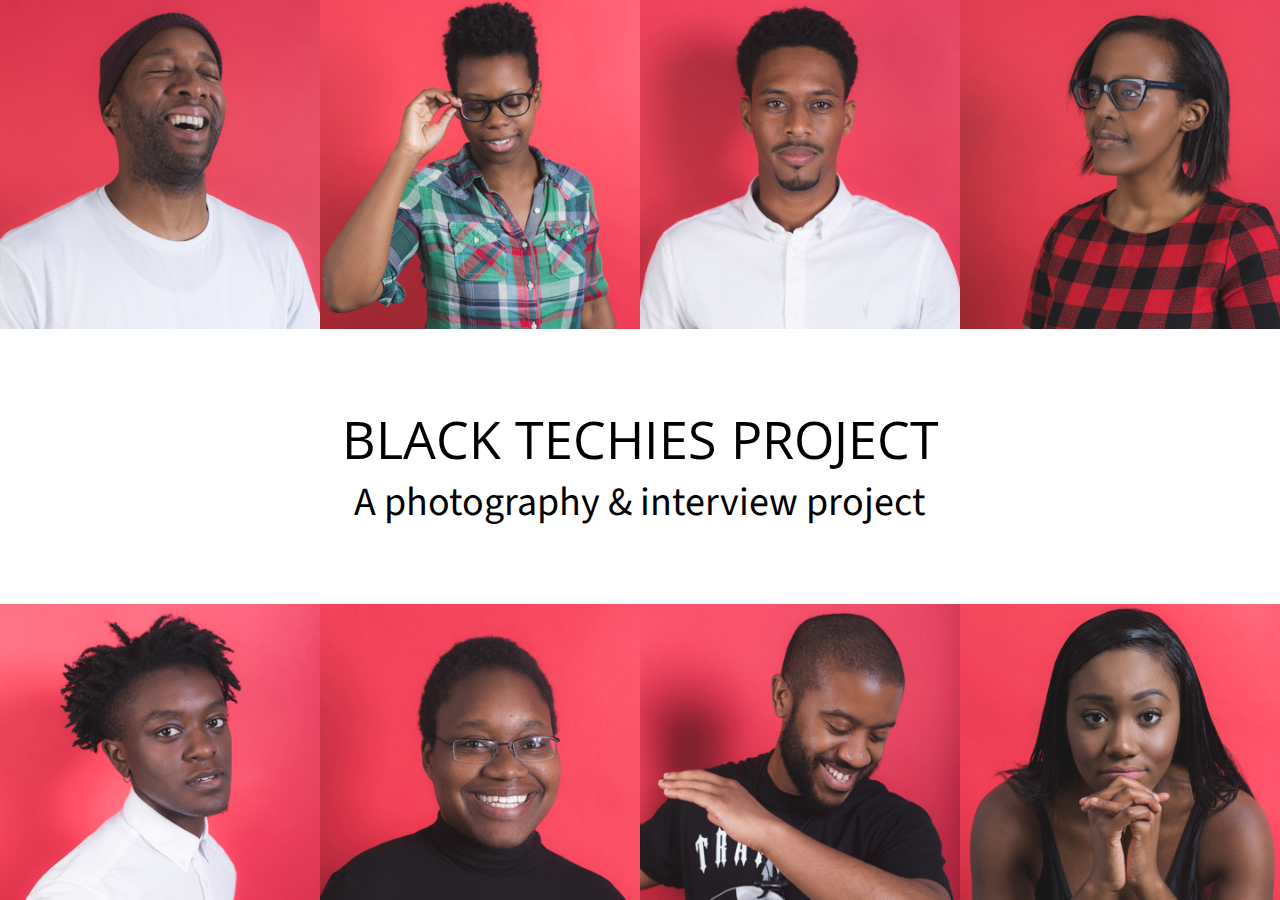
<file: index.html>
<!DOCTYPE html>
<html>
  <head>
    <meta charset="utf-8">
    <meta name="viewport" content="width=device-width, initial-scale=1.0">
    <title>Black Techies Project Interactive Installation</title>
    <link href="img/favicon.png" rel="shortcut icon">
    <link rel="stylesheet" href="css/style.css">
  </head>
  <body>
   <div class="wrapper-home">
     <div class="home-content">
       <div class="clearfix">
         <a class="link-img" href="ashleyprofile1920.html"><img src="img/ashley.png"></a>
         <a class="link-img" href="erinprofile1920.html"><img src="img/erin.png"></a>
         <a class="link-img" href="tahiprofile1920.html"><img src="img/tahi.png"></a>
         <a class="link-img" href="anaisprofile1920.html"><img src="img/anais.png"></a>

         <a class="link-img show-1920" href="jayprofile1920.html"><img src="img/jay.png"></a>
         <a class="link-img show-1920" href="liliprofile1920.html"><img src="img/lili.png"></a>
       </div>
       <div class="wrapper-content">
         <p class="heading-project">BLACK TECHIES PROJECT</p>
         <p>A photography & interview project</p>
       </div>
       <div class="clearfix">
         <a class="link-img hide-1920" href="jayprofile1920.html"><img src="img/jay.png"></a>
         <a class="link-img hide-1920" href="liliprofile1920.html"><img src="img/lili.png"></a>
         <a class="link-img" href="andyprofile1920.html"><img src="img/andy.png"></a>
         <a class="link-img" href="taliaprofile1920.html"><img src="img/taila.png"></a>
         <a class="link-img" href="danielprofile1920.html"><img src="img/daniel.png"></a>
         <a class="link-img" href="oluprofile1920.html"><img src="img/olu.png"></a>
         <a class="link-img" href="jamesprofile1920.html"><img src="img/james.png"></a>
         <a class="link-img" href="chimaprofile1920.html"><img src="img/chima.png"></a>
       </div>
     </div>
   </div>
  </body>
</html>
</file>
<file: css/style.css>
@import url('https://fonts.googleapis.com/css?family=Source+Sans+Pro:700,400');
@import url('https://fonts.googleapis.com/css?family=Open+Sans:800');

* {
  margin: 0;
  padding: 0;
  box-sizing: border-box;
  font-family: "Source Sans Pro", Helvetica, Arial, serif;
}

html,
body {
  height: 100%;
}

a {
  text-decoration: none;
  color: rgba(255, 255, 255, 1.0);
}

.clearfix:after {
  content: "";
  display: block;
  clear: both;
  height: 0;
}

.wrapper-home {
  max-width: 1920px;
  height: 100%;
  margin: 0 auto;
  overflow-y: visible;
  overflow-x: hidden;
}

.link-img {
  display: block;
  float: left;
  width: 25%;
}

.link-img img {
  display: block;
  width: 100%;
}

.wrapper-content {
  padding: 5.762% 0;
  text-align: center;
  font-size: 40px;
}

.heading-project {
  text-transform: uppercase;
  font-family: "Open Sans", san-serif;
  font-size: 52px;
}

.show-1920 {
  display: none;
}

.hide-1920 {
  display: block;
}

@media screen and (min-width: 1440px)  {
  .wrapper-content {
    font-size: 65px;
  }

  .heading-project {
    font-size: 72px;
  }
}

@media screen and (min-width: 1920px)  {
  .show-1920 {
    display: block;
  }

  .hide-1920 {
    display: none;
  }

  .link-img {
    width: 16.66%;
  }

  .wrapper-content {
    font-size: 70px;
  }

  .heading-project {
    font-size: 92px;
  }
}

.main {
  max-width: 1920px;
  height: 100%;
  margin: 0 auto;
  overflow-y: visible;
  position: relative;
}

.main:before {
  content: '';
  height: 100%;
  float: left;
}

.profile-info {
  float: left;
  width: 50%;
  height: 100%;
  position: fixed;
  top: 0;
  left: 0;
  right: 0;
  bottom: 0;
}

.slider {
  height: 100%;
}

@media screen and (min-width: 1366px)  {
  .profile-info {
    width: 42.5%;
  }
}

.profile__img {
  background-repeat: no-repeat;
  background-position: top center;
  width: 100%;
  height: 100%;
}

.profile__img_anais1 {
  background-image: url('../img/Anais1.jpg');
}

.profile__img_anais2 {
  background-image: url('../img/Anais2.jpg');
}

.profile__img_anais3 {
  background-image: url('../img/Anais3.jpg');
}

.profile__img_andy1 {
  background-image: url('../img/Andy1.jpg');
}

.profile__img_andy2 {
  background-image: url('../img/Andy2.jpg');
}

.profile__img_andy3 {
  background-image: url('../img/Andy3.jpg');
}

.profile__img_ashley1 {
  background-image: url('../img/Ashley1.jpg');
}

.profile__img_ashley2 {
  background-image: url('../img/Ashley2.jpg');
}

.profile__img_ashley3 {
  background-image: url('../img/Ashley3.jpg');
}

.profile__img_ashley4 {
  background-image: url('../img/Ashley4.jpg');
}

.profile__img_chima1 {
  background-image: url('../img/Chima1.jpg');
}

.profile__img_chima2 {
  background-image: url('../img/Chima2.jpg');
}

.profile__img_chima3 {
  background-image: url('../img/Chima3.jpg');
}

.profile__img_daniel1 {
  background-image: url('../img/Daniel1.jpg');
}

.profile__img_daniel2 {
  background-image: url('../img/Daniel2.jpg');
}

.profile__img_daniel3 {
  background-image: url('../img/Daniel3.jpg');
}

.profile__img_erin1 {
  background-image: url('../img/Erin1.jpg');
}

.profile__img_erin2 {
  background-image: url('../img/Erin2.jpg');
}

.profile__img_erin3 {
  background-image: url('../img/Erin3.jpg');
}

.profile__img_james1 {
  background-image: url('../img/James1.jpg');
}

.profile__img_james2 {
  background-image: url('../img/James2.jpg');
}

.profile__img_james3 {
  background-image: url('../img/James3.jpg');
}

.profile__img_jay1 {
  background-image: url('../img/Jay1.jpg');
}

.profile__img_jay2 {
  background-image: url('../img/Jay2.jpg');
}

.profile__img_jay3 {
  background-image: url('../img/Jay3.jpg');
}

.profile__img_lili1 {
  background-image: url('../img/LiLi1.jpg');
}

.profile__img_lili2 {
  background-image: url('../img/LiLi2.jpg');
}

.profile__img_lili3 {
  background-image: url('../img/LiLi3.jpg');
}

.profile__img_olu1 {
  background-image: url('../img/Olu1.jpg');
}

.profile__img_olu2 {
  background-image: url('../img/Olu2.jpg');
}

.profile__img_olu3 {
  background-image: url('../img/Olu3.jpg');
}

.profile__img_tahi1 {
  background-image: url('../img/Tahi1.jpg');
}

.profile__img_tahi2 {
  background-image: url('../img/Tahi2.jpg');
}

.profile__img_tahi3 {
  background-image: url('../img/Tahi3.jpg');
}

.profile__img_taila1 {
  background-image: url('../img/Taila1.jpg');
}

.profile__img_taila2 {
  background-image: url('../img/Taila2.jpg');
}

.profile__img_taila3 {
  background-image: url('../img/Taila3.jpg');
}

.profile__name,
.profile__job {
  position: fixed;
  top: 1.46%;
  left: 1.146%;
  font-size: 26px;
  color: rgba(255, 255, 255, 1.0);
}

.profile__job {
  top: 4.20%;
  left: 1.146%;
  font-weight: 700;
}

@media screen and (min-width: 1440px)  {
  .profile__name {
    top: 1.46%;
  }

  .profile__job {
    top: 4.98%;
  }

  .profile__name,
  .profile__job {
    font-size: 22px;
  }
}

@media screen and (min-width: 1920px)  {
  .profile__name {
    top: 0.60%;
}

  .profile__job {
    top: 3.50%;
}
  .profile__name,
  .profile__job {
    font-size: 26px;
  }
}

.link-home {
  position: fixed;
  bottom: 5px;
  left: 1.146%;
  width: 126px;
  text-transform: uppercase;
  text-align: center;
  line-height: 37px;
  border: 3px solid #fff;
  font-weight: 700;
  font-size: 24px;
  transition: all .2s ease-in-out;
}

.link-home:hover {
  transform: scale(1.1);
}

.link-about {
  position: fixed;
  bottom: 7px;
  left: 16.04%;
  line-height: 37px;
  text-decoration: underline;
  text-transform: uppercase;
  font-weight: 700;
  font-size: 28px;
  transition: all .2s ease-in-out;
}

.link-about:hover {
  transform: scale(1.1);
}

.content {
  float: right;
  width: 50%;
  height: 100%;
  padding-left: 1.9%;
  padding-right: 3.5%;
  padding-bottom: 120px;
  color: rgba(5, 26, 36, 1.0);
}

@media screen and (min-width: 1366px)  {
  .content {
    width: 57.5%;
  }
}

.content__heading {
  margin-top: 62px;
  font-weight: 700;
  font-size: 44px;
}

.content__text {
  margin-top: 20px;
  font-size: 19px;
}

@media screen and (min-width: 1366px)  {
  .content__heading {
    font-size: 40px;
  }

  .content__text {
    font-size: 22px;
  }
}

@media screen and (min-width: 1920px)  {
  .content__text {
    font-size: 28px;
  }
}

.arrow-side {
  position: fixed;
  right: 5px;
  top: 70%;
  width: 60px;
  z-index: 99;
  opacity: 1;
}

.wrapper-buttons {
  width: 50%;
  padding-left: 1.9%;
  padding-right: 3.5%;
  position: fixed;
  bottom: 0;
  right: 0;
  background-color: #fff;
  z-index: 99;
}

@media screen and (min-width: 1366px)  {
  .wrapper-buttons {
    width: 57.5%;
  }
}

.link-prev,
.link-next {
  display: inline-block;
  width: 146px;
  line-height: 37px;
  margin-top: 40px;
  margin-bottom: 5px;
  font-size: 24px;
  text-transform: uppercase;
  font-weight: 700;
  color: rgba(5, 26, 36, 1.0);
  text-align: center;
  border: 3px solid rgba(5, 26, 36, 1.0);
  transition: all .2s ease-in-out;
}

.link-next {
  float: right;
}

.link-prev:hover,
.link-next:hover {
  transform: scale(1.1);
}

.popup {
  display: none;
  position: fixed;
  width: 50%;
  min-height: 500px;
  left: 65%;
  margin-left: -37.5%;
  top: 20%;
  background-color: #eceef1;
  z-index: 20;
  border-top-left-radius: 5px;
  border-top-right-radius: 5px;
  -webkit-box-shadow:  0px 0px 0px 9999px rgba(0, 0, 0, 0.4);
  box-shadow:  0px 0px 0px 9999px rgba(0, 0, 0, 0.4);
}

.popup_visible {
  display: block;
}

.popup__heading {
  padding: 45px 35px 34px 35px;
  background-color: #fff;
  font-weight: 700;
  font-size: 30px;
  color: rgba(5, 26, 36, 1.0);
  position: relative;
  border-top-left-radius: 5px;
  border-top-right-radius: 5px;
}

.popup__close {
  position: absolute;
  top: 25px;
  right: 35px;
  cursor: pointer;
  font-size: 36px;
}

.popup__text {
  padding: 35px;
  font-size: 22px;
}

.popup__link {
  display: block;
  margin: 0 auto;
  margin-top: 10px;
  color: #9b9b9b;
  text-decoration: underline;
  font-size: 12px;
  text-align: center;
}
</file>
